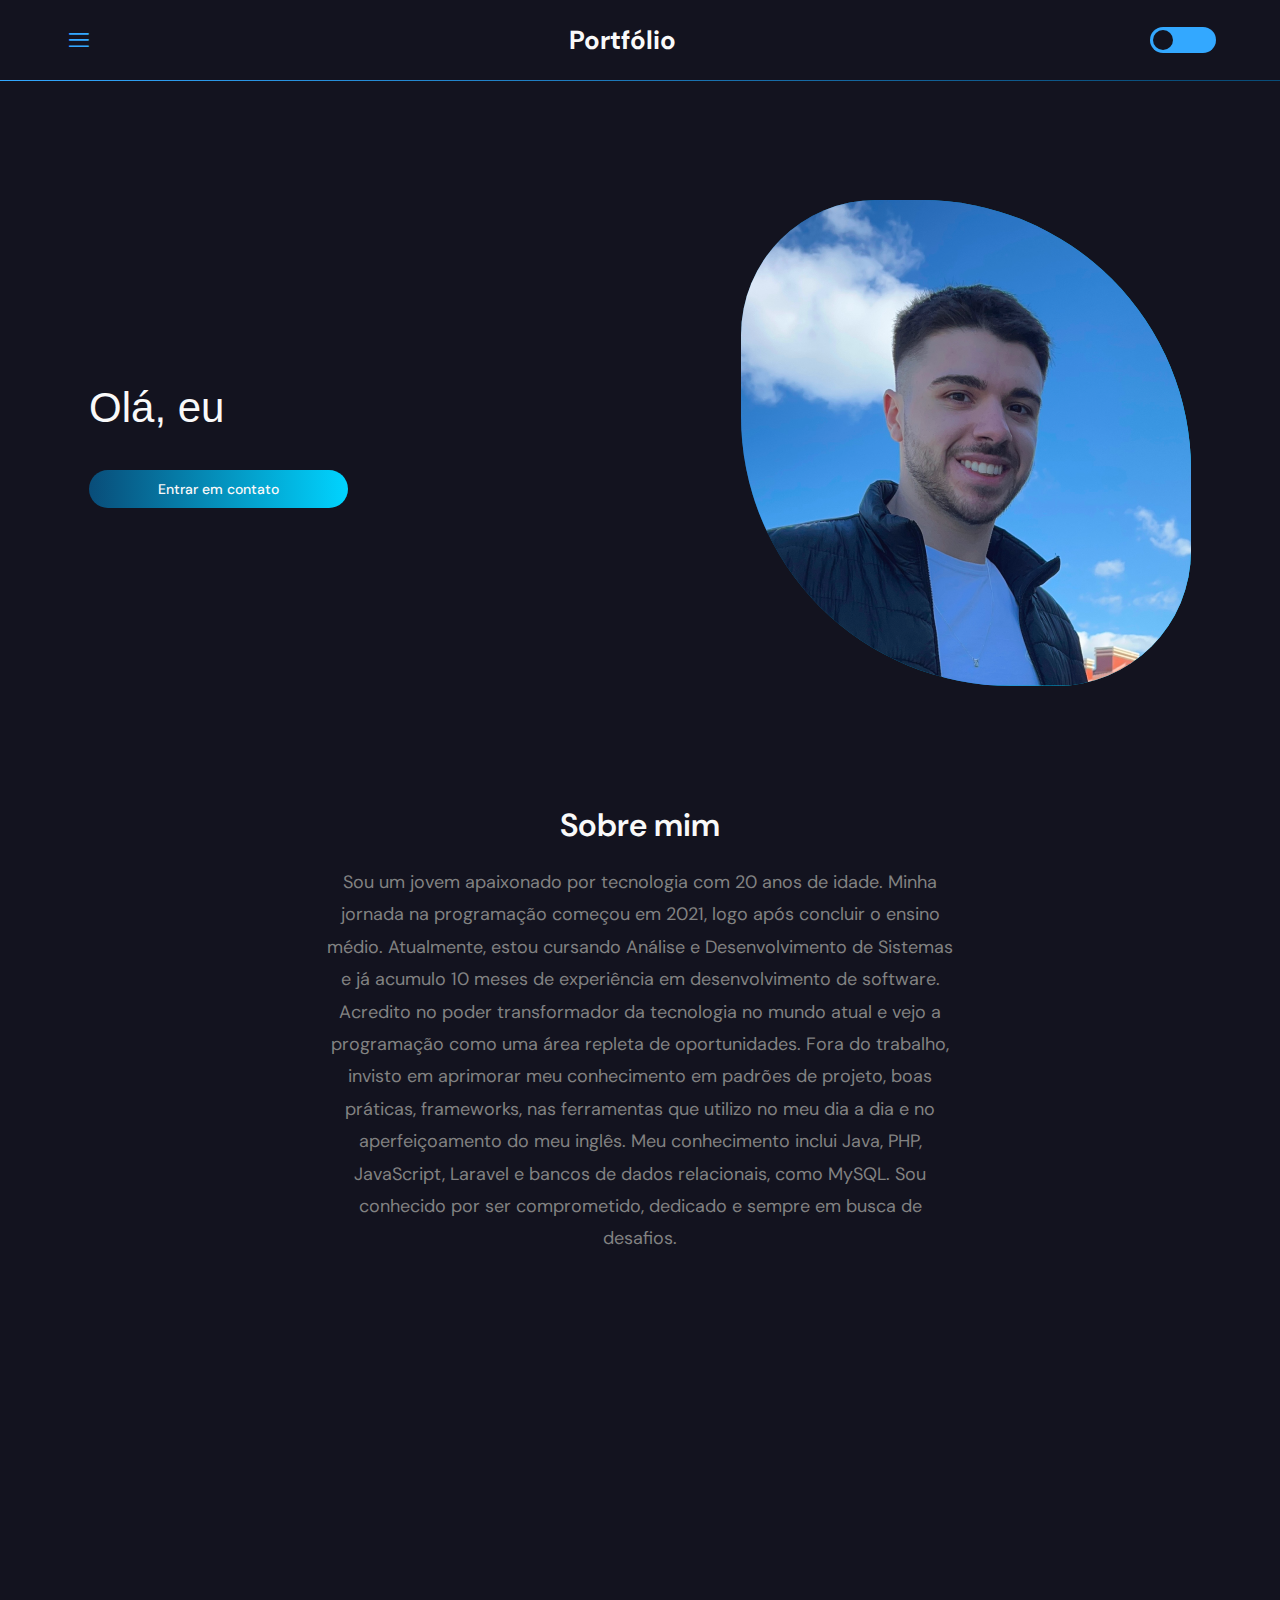
<file: index.html>
<!DOCTYPE html>
<html lang="pt-BR">

<head>
  <meta charset="UTF-8">
  <meta name="viewport" content="width=device-width, initial-scale=1.0">
  <title>Portfólio | Alan Capellão</title>

  <link rel="shortcut icon" href="./icons/favicon.ico" type="image/x-icon">
  <link rel="stylesheet" href="./icons/font/flaticon_app-3.css">
  <link rel="stylesheet" href="./styles/style.css">

  <script src="https://code.jquery.com/jquery-3.6.0.min.js"></script>
  <script src="./scripts/script.js" type="module"></script>
</head>

<body>

  <header>
    <div class="container">
      <div class="menu">
        <i class="ri-menu-line icon-menu"></i>
        <i class="ri-close-line icon-fechar hidden"></i>
      </div>
      <a href="#sobre">
        <h2>Portfólio</h2>
      </a>
      <div class="toggle">
        <input type="checkbox" name="checkbox" id="checkbox">
        <label for="checkbox" class="label">
          <div class="box"></div>
        </label>
      </div>
    </div>
  </header>

  <section id="sobre" class="js-section">
    <div class="container">
      <div class="banner">
        <div class="intro">
          <div class="title">
            <h1></h1>
            <span></span>
            <p></p>
          </div>
          <div class="actions">
            <a href="#contacts">Entrar em contato</a>
          </div>
        </div>
        <div class="profile">
          <a href="https://github.com/alancapellao" target="_blank">
            <img src="./images/avatar.png" alt="avatar">
          </a>
        </div>
      </div>
      <div class="about">
        <h2>Sobre mim</h2>
        <p>
          Sou um jovem apaixonado por tecnologia com 20 anos de idade. Minha jornada na programação começou
          em 2021, logo após concluir o ensino médio. Atualmente, estou cursando Análise e Desenvolvimento de Sistemas e
          já acumulo 10 meses de experiência em desenvolvimento de software.
          Acredito no poder transformador da tecnologia no mundo atual e vejo a programação como uma área repleta de
          oportunidades. Fora do trabalho, invisto em aprimorar meu conhecimento em padrões de projeto, boas práticas,
          frameworks, nas ferramentas que utilizo no meu dia a dia e no aperfeiçoamento do meu inglês. Meu conhecimento
          inclui Java, PHP, JavaScript, Laravel e bancos
          de dados relacionais, como MySQL. Sou conhecido por ser comprometido, dedicado e sempre em busca de desafios.
        </p>
      </div>
    </div>
  </section>

  <section id="skills" class="js-section">
    <div class="skills">
      <div class="container">
        <h2>Tecnologias</h2>
        <div class="cards"></div>
      </div>
    </div>
  </section>

  <section id="projects" class="js-section">
    <div class="container">
      <h2>Projetos</h2>
      <div class="highlights">
        <h3>Destaques</h3>
        <div class="cards-projects"></div>
      </div>
      <div class="allprojects">
        <h3>Todos os projetos</h3>
        <div class="cards-projects"></div>
      </div>
    </div>
  </section>

  <section id="contacts" class="js-section">
    <div class="contacts">
      <div class="container">
        <h2>Contato</h2>
        <div class="icons">

          <a href="mailto:alancapellao.contato@gmail.com" class="icon">
            <i class="icon-email"></i>
            <p>E-mail</p>
            <p>alancapellao.contato@gmail.com</p>
          </a>

          <a href="https://api.whatsapp.com/send?phone=5551997974488" class="icon">
            <i class="icon-telefone"></i>
            <p>Telefone</p>
            <p>(51) 99797-4488</p>
          </a>

          <a href="https://www.linkedin.com/in/alancapellao/" class="icon">
            <i class="icon-linkedin"></i>
            <p>Linkedin</p>
            <p>@alancapellao</p>
          </a>

          <a href="https://github.com/alancapellao" class="icon">
            <i class="icon-github"></i>
            <p>GitHub</p>
            <p>@alancapellao</p>
          </a>

        </div>
      </div>
    </div>
  </section>

  <div class="menuOpen hidden">
    <h2>O que deseja ver?</h2>
    <nav>
      <a href="#sobre">Sobre</a>
      <a href="#skills">Tecnologias</a>
      <a href="#projects">Projetos</a>
      <a href="#contacts">Contato</a>
    </nav>
  </div>

</body>

<script src="./assets/data/dataProjects.js"></script>
<script src="./assets/data/skills.js"></script>
<script src="./scripts/renderData.js"></script>

</html>
</file>
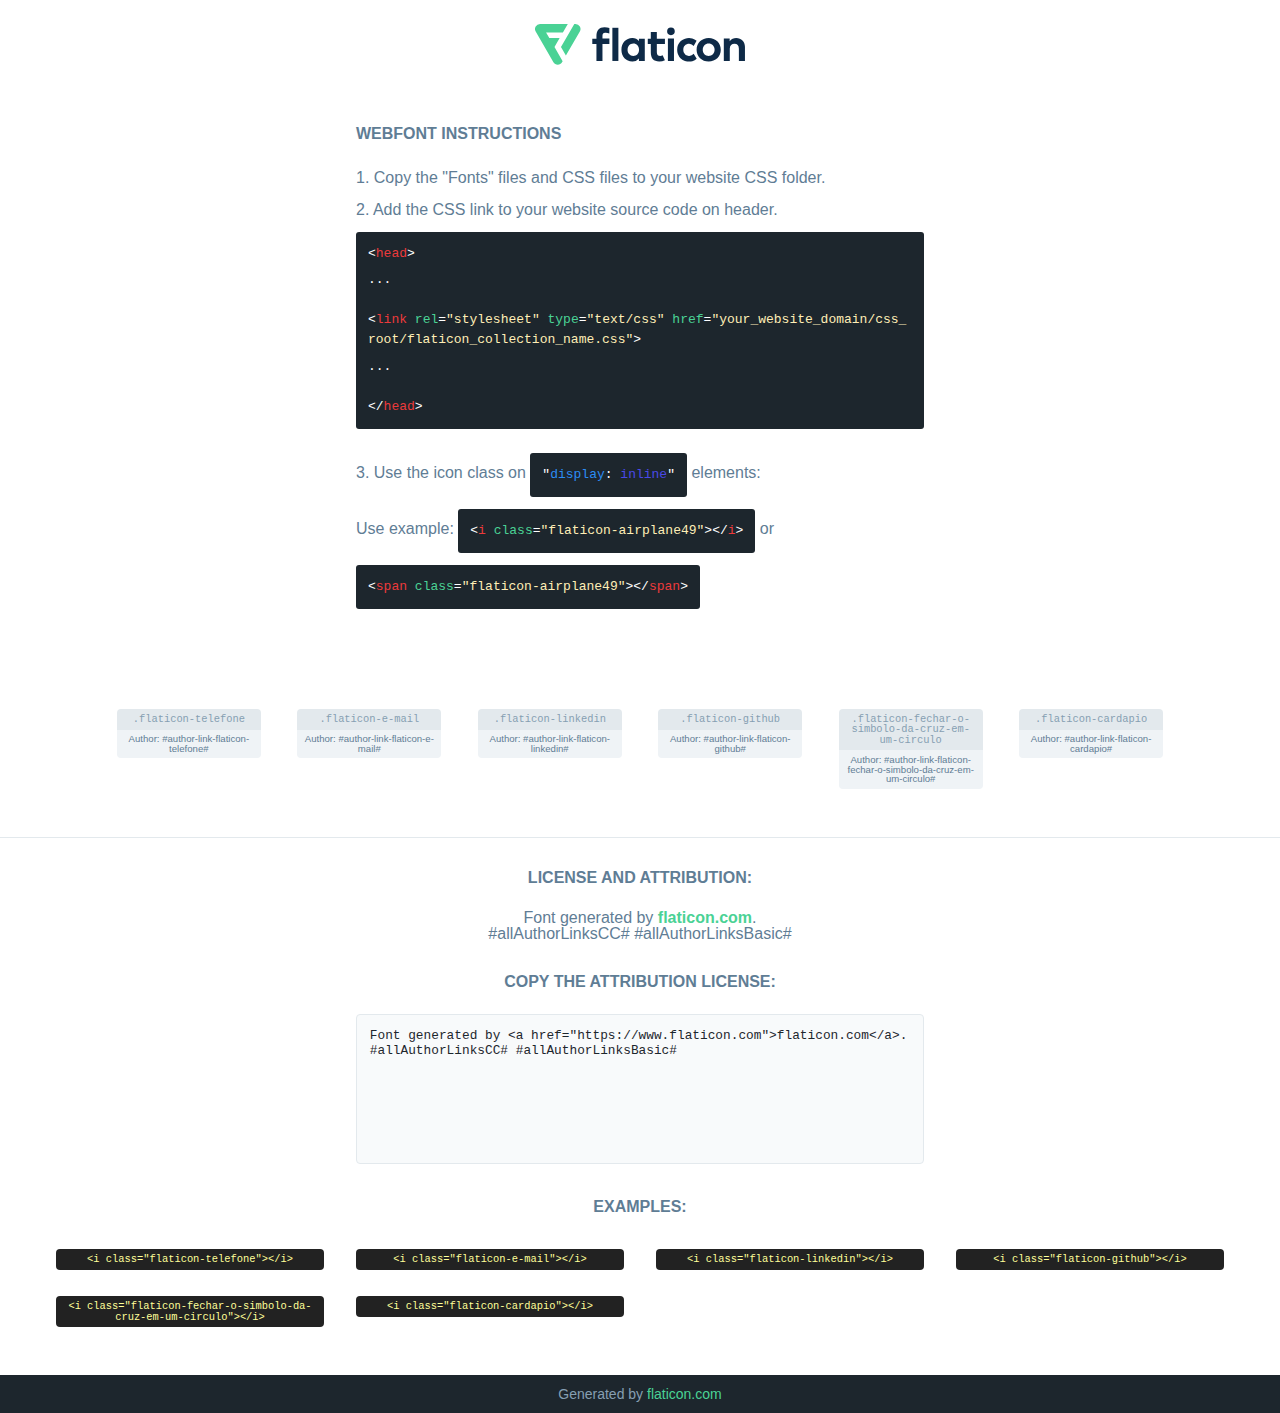
<file: icons/font/flaticon_app-3.html>
<!DOCTYPE html>
<html lang="en">
<head>
    <title>Flaticon Webfont</title>
    <link rel="stylesheet" type="text/css" href="flaticon_app-3.css"/>
    <meta charset="UTF-8">
    <style>
        html, body, div, span, applet, object, iframe,
        h1, h2, h3, h4, h5, h6, p, blockquote, pre,
        a, abbr, acronym, address, big, cite, code,
        del, dfn, em, img, ins, kbd, q, s, samp,
        small, strike, strong, sub, sup, tt, var,
        b, u, i, center,
        dl, dt, dd, ol, ul, li,
        fieldset, form, label, legend,
        table, caption, tbody, tfoot, thead, tr, th, td,
        article, aside, canvas, details, embed,
        figure, figcaption, footer, header, hgroup,
        menu, nav, output, ruby, section, summary,
        time, mark, audio, video {
            margin: 0;
            padding: 0;
            border: 0;
            font-size: 100%;
            font: inherit;
            vertical-align: baseline;
        }

        /* HTML5 display-role reset for older browsers */
        article, aside, details, figcaption, figure,
        footer, header, hgroup, menu, nav, section {
            display: block;
        }

        body {
            line-height: 1;
        }

        ol, ul {
            list-style: none;
        }

        blockquote, q {
            quotes: none;
        }

        blockquote:before, blockquote:after,
        q:before, q:after {
            content: '';
            content: none;
        }

        table {
            border-collapse: collapse;
            border-spacing: 0;
        }

        body {
            font-family: Helvetica, Arial, sans-serif;
            font-size: 16px;
            color: #5f7d95;
        }

        a {
            color: #4AD295;
            font-weight: bold;
            text-decoration: none;
        }

        * {
            -moz-box-sizing: border-box;
            -webkit-box-sizing: border-box;
            box-sizing: border-box;
            margin: 0;
            padding: 0;
        }

        [class^="flaticon-"]:before, [class*=" flaticon-"]:before, [class^="flaticon-"]:after, [class*=" flaticon-"]:after {
            font-family: Flaticon;
            font-size: 30px;
            font-style: normal;
            margin-left: 20px;
            color: #333;
        }

        .wrapper {
            max-width: 600px;
            margin: auto;
            padding: 0 1em;
        }

        .title {
            margin-bottom: 24px;
            text-transform: uppercase;
            font-weight: bold;
        }

        header {
            text-align: center;
            padding: 24px;
        }

        header .logo {
            width: 210px;
            height: auto;
            border: none;
            display: inline-block;
        }

        header strong {
            font-size: 28px;
            font-weight: 500;
            vertical-align: middle;
        }

        .demo {
            margin: 2em auto;
            line-height: 1.25em;
        }

        .demo ul li {
            margin-bottom: 12px;
        }

        .demo ul li code {
            background-color: #1D262D;
            border-radius: 3px;
            padding: 12px;
            display: inline-block;
            color: #fff;
            font-family: Consolas, Monaco, Lucida Console, Liberation Mono, DejaVu Sans Mono, Bitstream Vera Sans Mono, Courier New, monospace;
            font-weight: lighter;
            margin-top: 12px;
            font-size: 13px;
            word-break: break-all;
        }

        .demo ul li code .red {
            color: #EC3A3B;
        }

        .demo ul li code .green {
            color: #4AD295;
        }

        .demo ul li code .yellow {
            color: #FFEEB6;
        }

        .demo ul li code .blue {
            color: #2C8CF4;
        }

        .demo ul li code .purple {
            color: #4949E7;
        }

        .demo ul li code .dots {
            margin-top: 0.5em;
            display: block;
        }

        #glyphs {
            border-bottom: 1px solid #E3E9ED;
            padding: 2em 0;
            text-align: center;
        }

        .glyph {
            display: inline-block;
            width: 9em;
            margin: 1em;
            text-align: center;
            vertical-align: top;
            background: #FFF;
        }

        .glyph .flaticon {
            padding: 10px;
            display: block;
            font-family: "Flaticon";
            font-size: 64px;
            line-height: 1;
        }

        .glyph .flaticon:before {
            font-size: 64px;
            color: #5f7d95;
            margin-left: 0;
        }

        .class-name {
            font-size: 0.65em;
            background-color: #E3E9ED;
            color: #869FB2;
            border-radius: 4px 4px 0 0;
            padding: 0.5em;
            font-family: Consolas, Monaco, Lucida Console, Liberation Mono, DejaVu Sans Mono, Bitstream Vera Sans Mono, Courier New, monospace;
        }

        .author-name {
            font-size: 0.6em;
            background-color: #EFF3F6;
            border-top: 0;
            border-radius: 0 0 4px 4px;
            padding: 0.5em;
        }

        .author-name a {
            color: #1D262D;
        }

        .class-name:last-child {
            font-size: 10px;
            color: #888;
        }

        .class-name:last-child a {
            font-size: 10px;
            color: #555;
        }

        .glyph > input {
            display: block;
            width: 100px;
            margin: 5px auto;
            text-align: center;
            font-size: 12px;
            cursor: text;
        }

        .glyph > input.icon-input {
            font-family: "Flaticon";
            font-size: 16px;
            margin-bottom: 10px;
        }

        .attribution .title {
            margin-top: 2em;
        }

        .attribution textarea {
            background-color: #F8FAFB;
            color: #1D262D;
            padding: 1em;
            border: none;
            box-shadow: none;
            border: 1px solid #E3E9ED;
            border-radius: 4px;
            resize: none;
            width: 100%;
            height: 150px;
            font-size: 0.8em;
            font-family: Consolas, Monaco, Lucida Console, Liberation Mono, DejaVu Sans Mono, Bitstream Vera Sans Mono, Courier New, monospace;
            -webkit-appearance: none;
        }

        .attribution textarea:hover {
            border-color: #CFD9E0;
        }

        .attribution textarea:focus {
            border-color: #4AD295;
        }

        .iconsuse {
            margin: 2em auto;
            text-align: center;
            max-width: 1200px;
        }

        .iconsuse:after {
            content: '';
            display: table;
            clear: both;
        }

        .iconsuse .image {
            float: left;
            width: 25%;
            padding: 0 1em;
        }

        .iconsuse .image p {
            margin-bottom: 1em;
        }

        .iconsuse .image span {
            display: block;
            font-size: 0.65em;
            background-color: #222;
            color: #fff;
            border-radius: 4px;
            padding: 0.5em;
            color: #FFFF99;
            margin-top: 1em;
            font-family: Consolas, Monaco, Lucida Console, Liberation Mono, DejaVu Sans Mono, Bitstream Vera Sans Mono, Courier New, monospace;
        }

        .flaticon:before {
            color: #5f7d95;
        }

        #footer {
            text-align: center;
            background-color: #1D262D;
            color: #869FB2;
            padding: 12px;
            font-size: 14px;
        }

        #footer a {
            font-weight: normal;
        }

        @media (max-width: 960px) {
            .iconsuse .image {
                width: 50%;
            }
        }

        .preview {
            width: 100px;
            display: inline-block;
            margin: 10px;
        }

        .preview .inner {
            display: inline-block;
            width: 100%;
            text-align: center;
            background: #f5f5f5;
            -webkit-border-radius: 3px 3px 0 0;
            -moz-border-radius: 3px 3px 0 0;
            border-radius: 3px 3px 0 0;
        }

        .preview .inner  {
            line-height: 85px;
            font-size: 40px;
            color: #333;
        }

        .label {
            display: inline-block;
            width: 100%;
            box-sizing: border-box;
            padding: 5px;
            font-size: 10px;
            font-family: Monaco, monospace;
            color: #666;
            white-space: nowrap;
            overflow: hidden;
            text-overflow: ellipsis;
            background: #ddd;
            -webkit-border-radius: 0 0 3px 3px;
            -moz-border-radius: 0 0 3px 3px;
            border-radius: 0 0 3px 3px;
            color: #666;
        }
    </style>
</head>
<body>
    <header>
        <a href="https://www.flaticon.com/" target="_blank" class="logo">
            <svg xmlns="http://www.w3.org/2000/svg" viewBox="0 0 394.3 76.5">
                <path d="M156.6,69.4H145.3V7.1h11.3Z" style="fill:#0e2a47"/>
                <path d="M206.2,69.4h-11V64.8a15.4,15.4,0,0,1-12.6,5.7c-11.6,0-20.3-9.5-20.3-22.1s8.8-22.1,20.3-22.1a15.4,15.4,0,0,1,12.6,5.8V27.5h11Zm-32.4-21c0,6.4,4.2,11.6,10.8,11.6s10.8-4.9,10.8-11.6-4.4-11.6-10.8-11.6S173.9,42,173.9,48.4Z"
                      style="fill:#0e2a47"/>
                <path d="M262.5,13.7a7.2,7.2,0,0,1-14.4,0,7.2,7.2,0,1,1,14.4,0ZM261,69.4H249.6v-42H261Z"
                      style="fill:#0e2a47"/>
                <path id="_Trazado_" data-name="&lt;Trazado&gt;"
                      d="M139.6,17.8a16.6,16.6,0,0,0-8-1.4c-3.2.4-4.9,2-4.9,5.9v5.1h13V37.5h-13v32H115.4v-32h-7.8v-10h7.8V22.2c0-9.9,5.2-16.3,15-16.3a23.4,23.4,0,0,1,9.3,1.8Z"
                      style="fill:#0e2a47"/>
                <path d="M235.1,60c-3.5,0-6.3-1.9-6.3-7.1V37.5H244v-10H228.8V15H217.5V27.5h-5.7v10h5.7V53.7c0,10.9,5.3,16.8,15.7,16.8A22.9,22.9,0,0,0,244,68l-4.3-9.1A12.3,12.3,0,0,1,235.1,60Z"
                      style="fill:#0e2a47"/>
                <path d="M348.9,48.4c0,12.6-9.7,22.1-22.7,22.1s-22.7-9.4-22.7-22.1,9.6-22.1,22.7-22.1S348.9,35.8,348.9,48.4Zm-33.9,0c0,6.8,4.8,11.6,11.1,11.6s11.2-4.8,11.2-11.6-4.8-11.6-11.2-11.6S315.1,41.6,315.1,48.4Z"
                      style="fill:#0e2a47"/>
                <path d="M394.3,42.7V69.4H382.9V46.3c0-6.1-3-9.4-8.2-9.4s-8.9,3.2-8.9,9.5v23H354.6v-42h11v4.9c3-4.5,7.6-6.1,12.3-6.1C387.5,26.3,394.3,33,394.3,42.7Z"
                      style="fill:#0e2a47"/>
                <path d="M298,55.7h0a12.4,12.4,0,0,1-8.2,4.2h-.9l-1.8-.2a10,10,0,0,1-7.4-5.6,13.2,13.2,0,0,1-1.2-5.8,13,13,0,0,1,1.3-5.9,10.1,10.1,0,0,1,7.5-5.5h2.4a11.7,11.7,0,0,1,8.3,4.2l5.5-9.6a19.9,19.9,0,0,0-8.1-4.3,23.4,23.4,0,0,0-6.1-.8,25.2,25.2,0,0,0-7.5,1.1,20.9,20.9,0,0,0-8,4.6,21.9,21.9,0,0,0-6.8,16.4,21.9,21.9,0,0,0,6.7,16.3,20.9,20.9,0,0,0,8,4.6,25.2,25.2,0,0,0,7.7,1.2,23.6,23.6,0,0,0,6.2-.8,20,20,0,0,0,8.1-4.4Z"
                      style="fill:#0e2a47"/>
                <path d="M46.3,26.5H26.9L20.8,16H52.4L61.6,0H9.4A9.3,9.3,0,0,0,1.3,4.7a9.3,9.3,0,0,0,0,9.4L34.6,71.8a9.4,9.4,0,0,0,16.2,0l1.1-1.9L36.6,43.3Z"
                      style="fill:#4ad295"/>
                <path d="M84.2,4.7A9.3,9.3,0,0,0,76.1,0H73.8l-25,43.3,9.2,16L84.2,14A9.3,9.3,0,0,0,84.2,4.7Z"
                      style="fill:#4ad295"/>
            </svg>
        </a>
    </header>
    <section class="demo wrapper">

        <p class="title">Webfont Instructions</p>

        <ul>
            <li>
                <span class="num">1. </span>Copy the "Fonts" files and CSS files to your website CSS folder.
            </li>
            <li>
                <span class="num">2. </span>Add the CSS link to your website source code on header.
                <code class="big">
                    &lt;<span class="red">head</span>&gt;
                    <br/><span class="dots">...</span>
                    <br/>&lt;<span class="red">link</span> <span class="green">rel</span>=<span
                        class="yellow">"stylesheet"</span> <span class="green">type</span>=<span
                        class="yellow">"text/css"</span> <span class="green">href</span>=<span class="yellow">"your_website_domain/css_root/flaticon_collection_name.css"</span>&gt;
                    <br/><span class="dots">...</span>
                    <br/>&lt;/<span class="red">head</span>&gt;
                </code>
            </li>

            <li>
                <p>
                    <span class="num">3. </span>Use the icon class on <code>"<span class="blue">display</span>:<span
                        class="purple"> inline</span>"</code> elements:
                    <br/>
                    Use example: <code>&lt;<span class="red">i</span> <span class="green">class</span>=<span class="yellow">&quot;flaticon-airplane49&quot;</span>&gt;&lt;/<span
                        class="red">i</span>&gt;</code> or <code>&lt;<span class="red">span</span> <span
                        class="green">class</span>=<span class="yellow">&quot;flaticon-airplane49&quot;</span>&gt;&lt;/<span
                        class="red">span</span>&gt;</code>
            </li>
        </ul>

    </section>
    <section id="glyphs">
            <div class="glyph">
                <i class="flaticon flaticon-telefone"></i>
                <div class="class-name">.flaticon-telefone</div>
                <div class="author-name">Author: #author-link-flaticon-telefone# </div>
            </div>

            <div class="glyph">
                <i class="flaticon flaticon-e-mail"></i>
                <div class="class-name">.flaticon-e-mail</div>
                <div class="author-name">Author: #author-link-flaticon-e-mail# </div>
            </div>

            <div class="glyph">
                <i class="flaticon flaticon-linkedin"></i>
                <div class="class-name">.flaticon-linkedin</div>
                <div class="author-name">Author: #author-link-flaticon-linkedin# </div>
            </div>

            <div class="glyph">
                <i class="flaticon flaticon-github"></i>
                <div class="class-name">.flaticon-github</div>
                <div class="author-name">Author: #author-link-flaticon-github# </div>
            </div>

            <div class="glyph">
                <i class="flaticon flaticon-fechar-o-simbolo-da-cruz-em-um-circulo"></i>
                <div class="class-name">.flaticon-fechar-o-simbolo-da-cruz-em-um-circulo</div>
                <div class="author-name">Author: #author-link-flaticon-fechar-o-simbolo-da-cruz-em-um-circulo# </div>
            </div>

            <div class="glyph">
                <i class="flaticon flaticon-cardapio"></i>
                <div class="class-name">.flaticon-cardapio</div>
                <div class="author-name">Author: #author-link-flaticon-cardapio# </div>
            </div>

    </section>

    <section class="attribution wrapper"   style="text-align:center;">

        <div class="title">License and attribution:</div><div class="attrDiv">Font generated by <a href="https://www.flaticon.com">flaticon.com</a>. <div>#allAuthorLinksCC# #allAuthorLinksBasic# </div>
        </div>
        <div class="title">Copy the Attribution License:</div>

        <textarea onclick="this.focus();this.select();">Font generated by &lt;a href=&quot;https://www.flaticon.com&quot;&gt;flaticon.com&lt;/a&gt;. #allAuthorLinksCC# #allAuthorLinksBasic#
        </textarea>

    </section>

    <section class="iconsuse">

        <div class="title">Examples:</div>
            <div class="image">
                <p>
                    <i class="flaticon flaticon-telefone"></i>
                    <span>&lt;i class=&quot;flaticon-telefone&quot;&gt;&lt;/i&gt;</span>
                </p>
            </div>
            <div class="image">
                <p>
                    <i class="flaticon flaticon-e-mail"></i>
                    <span>&lt;i class=&quot;flaticon-e-mail&quot;&gt;&lt;/i&gt;</span>
                </p>
            </div>
            <div class="image">
                <p>
                    <i class="flaticon flaticon-linkedin"></i>
                    <span>&lt;i class=&quot;flaticon-linkedin&quot;&gt;&lt;/i&gt;</span>
                </p>
            </div>
            <div class="image">
                <p>
                    <i class="flaticon flaticon-github"></i>
                    <span>&lt;i class=&quot;flaticon-github&quot;&gt;&lt;/i&gt;</span>
                </p>
            </div>
            <div class="image">
                <p>
                    <i class="flaticon flaticon-fechar-o-simbolo-da-cruz-em-um-circulo"></i>
                    <span>&lt;i class=&quot;flaticon-fechar-o-simbolo-da-cruz-em-um-circulo&quot;&gt;&lt;/i&gt;</span>
                </p>
            </div>
            <div class="image">
                <p>
                    <i class="flaticon flaticon-cardapio"></i>
                    <span>&lt;i class=&quot;flaticon-cardapio&quot;&gt;&lt;/i&gt;</span>
                </p>
            </div>
        </div>

    </section>

    <div id="footer">
        <div>Generated by <a href="https://www.flaticon.com">flaticon.com</a>
        </div>
    </div>

</body>
</html>
</file>
<file: icons/font/flaticon_app-3.css>
@font-face {
    font-family: "flaticon_app-3";
    src: url("./flaticon_app-3.ttf?522da041861b49d5f53865e875a40854") format("truetype"),
        url("./flaticon_app-3.woff?522da041861b49d5f53865e875a40854") format("woff"),
        url("./flaticon_app-3.woff2?522da041861b49d5f53865e875a40854") format("woff2"),
        url("./flaticon_app-3.eot?522da041861b49d5f53865e875a40854#iefix") format("embedded-opentype"),
        url("./flaticon_app-3.svg?522da041861b49d5f53865e875a40854#flaticon_app-3") format("svg");
}

i[class^="icon-"]:before,
i[class*=" icon-"]:before {
    font-family: flaticon_app-3 !important;
    font-style: normal;
    font-weight: normal !important;
    font-variant: normal;
    text-transform: none;
    line-height: 1;
    -webkit-font-smoothing: antialiased;
    -moz-osx-font-smoothing: grayscale;
}

.icon-telefone:before {
    content: "\f101";
}

.icon-email:before {
    content: "\f102";
}

.icon-linkedin:before {
    content: "\f103";
}

.icon-github:before {
    content: "\f104";
}

.icon-fechar:before {
    content: "\f105";
}

.icon-menu:before {
    content: "\f106";
}
</file>
<file: styles/style.css>
@import url("https://fonts.googleapis.com/css2?family=DM+Sans:wght@400;500;700&amp;family=Poppins:wght@500;600&amp;display=swap");

html,
body,
div,
span,
applet,
object,
iframe,
h1,
h2,
h3,
h4,
h5,
h6,
p,
blockquote,
pre,
a,
abbr,
acronym,
address,
big,
cite,
code,
del,
dfn,
em,
img,
ins,
kbd,
q,
s,
samp,
small,
strike,
strong,
sub,
sup,
tt,
var,
b,
u,
i,
center,
dl,
dt,
dd,
ol,
ul,
li,
fieldset,
form,
label,
legend,
table,
caption,
tbody,
tfoot,
thead,
tr,
th,
td,
article,
aside,
canvas,
details,
embed,
figure,
figcaption,
footer,
header,
menuOpen hgroup,
menu,
nav,
output,
ruby,
section,
summary,
time,
mark,
audio,
video {
    margin: 0;
    padding: 0;
    border: 0;
    font-size: 100%;
    font: inherit;
    vertical-align: baseline;
}

article,
aside,
details,
figcaption,
figure,
footer,
header,
hgroup,
menu,
nav,
section {
    display: block;
}

body {
    line-height: 1;
}

ol,
ul {
    list-style: none;
}

blockquote,
q {
    quotes: none;
}

blockquote:before,
blockquote:after,
q:before,
q:after {
    content: '';
    content: none;
}

table {
    border-collapse: collapse;
    border-spacing: 0;
}

button {
    background: none;
    color: inherit;
    border: none;
    padding: 0;
    font: inherit;
    cursor: pointer;
    outline: inherit;
}

a {
    text-decoration: none;
    border: none;
    color: currentColor;
}

@keyframes fade {
    from {
        opacity: 0;
    }

    to {
        opacity: 1;
        visibility: visible;
    }
}

@keyframes showDown {
    from {
        opacity: 0;
        transform: translateY(-200%);
    }

    to {
        opacity: 1;
        transform: translateY(0);
    }
}

@keyframes backgroundScale {
    to {
        background-color: #33A8FF;
        transform: scale(1.1);
    }
}

@keyframes scaleDelayed {
    0% {
        transform: scale(1);
    }

    50% {
        transform: scale(1.1);
    }

    100% {
        transform: scale(1);
    }
}

:root {
    font-size: 62.5%;
    scroll-behavior: smooth;
}

@media (max-width: 480px) {
    :root {
        font-size: 55%;
    }
}

@media (max-width: 860px) {
    :root {
        font-size: 57%;
    }
}

@media (max-width: 992px) {
    :root {
        font-size: 59%;
    }
}

@media (max-width: 1200px) {
    :root {
        font-size: 61%;
    }
}

:root body {
    font-size: 1.6rem;
}

.hidden {
    display: none !important;
}

.container {
    margin-right: auto;
    margin-left: auto;
    width: 90%;
}

::-webkit-scrollbar {
    width: 1.4rem;
}

::-webkit-scrollbar-track {
    background: #13131F;
}

::-webkit-scrollbar-thumb {
    background: #33A8FF;
}

body {
    background-color: #13131F;
}

header {
    position: sticky;
    top: 0;
    z-index: 100;
    background-color: #13131F;
}

header.open {
    background-color: rgba(0, 0, 0, 0.9);
    backdrop-filter: blur(10px);
}

header .container {
    display: flex;
    justify-content: space-between;
    align-items: center;
    padding: 2.5rem 0;
    flex-wrap: wrap;
}

header .container .menu i {
    display: flex;
    font-size: 2rem;
    color: #33A8FF;
    cursor: pointer;
    padding: .5rem;
    border-radius: 50%;
}

header .container .menu i:hover {
    opacity: .8;
    transform: scale(1.1);
}

header .container h2 {
    font-family: 'DM Sans', sans-serif;
    font-size: 2.6rem;
    font-weight: bold;
    color: #F9F9F9;
}

header .container .toggle {
    display: flex;
}

header .container .toggle input {
    opacity: 0;
    position: absolute;
}

header .container .toggle input:checked+.label .box {
    transform: translateX(4rem);
}

@media (max-width: 480px) {
    header .container .toggle input:checked+.label .box {
        transform: translateX(2.5rem);
    }
}

header .container .toggle input:checked+.label {
    background-color: #F9F9F9;
}

header .container .toggle .label {
    display: flex;
    background: #33A8FF;
    width: 6rem;
    border-radius: 2rem;
    padding: .3rem;
    cursor: pointer;
    transition: background-color .5s;
}

@media (max-width: 480px) {
    header .container .toggle .label {
        width: 4rem;
    }
}

header .container .toggle .label .box {
    background-color: #13131F;
    height: 2rem;
    width: 2rem;
    border-radius: 50%;
    transition: .5s;
}

@media (max-width: 480px) {
    header .container .toggle .label .box {
        height: 1.5rem;
        width: 1.5rem;
    }
}

header::after {
    content: '';
    display: block;
    position: absolute;
    width: 100%;
    height: .1rem;
    background-image: linear-gradient(90deg, #33A8FF 0%, #094d79 92.32%);
}

section#sobre {
    padding-bottom: 11.25rem;
}

@media (max-width: 480px) {
    section#sobre {
        padding-bottom: 5rem;
    }
}

section#sobre .container {
    display: flex;
    flex-direction: column;
}

section#sobre .banner {
    display: flex;
    justify-content: space-between;
    align-items: center;
    padding: 12rem 2.5rem;
}

@media (max-width: 480px) {
    section#sobre .banner {
        flex-wrap: wrap-reverse;
        justify-content: center;
        padding-top: 5rem;
        text-align: center;
    }
}

@media (max-width: 480px) {
    section#sobre .banner .profile {
        text-align: center;
    }
}

section#sobre .banner .profile img {
    cursor: pointer;
    transition: .2s;
    max-width: 100%;
    animation: scaleDelayed 1s 6.5s;
    background-image: linear-gradient(90deg, rgba(9, 77, 121, 1) .2%, rgba(0, 212, 255, 1) 100%);
    border-radius: 15vh 30vh 15vh 30vh;
}

section#sobre .banner .profile img:hover {
    transform: scale(1.1);
}

@media (max-width: 860px) {
    section#sobre .banner .profile img {
        width: 30rem;
    }
}

@media (max-width: 660px) {
    section#sobre .banner .profile img {
        width: 19rem;
    }
}

@media (max-width: 480px) {
    section#sobre .banner .profile img {
        width: 60%;
        margin-bottom: 2.5rem;
    }
}

section#sobre .banner .intro {
    display: flex;
    flex-direction: column;
    gap: 2.5rem;
}

section#sobre .banner .intro .title {
    display: flex;
    flex-direction: column;
    gap: .5rem;
}

section#sobre .banner .intro .title h1 {
    font-family: 'Poppins', sans-serif;
    font-size: 4.2rem;
    font-weight: 500;
    color: #F9F9F9;
    line-height: 5.4rem;
}

@media (max-width: 860px) {
    section#sobre .banner .intro .title h1 {
        font-size: clamp(2rem, 5vw, 4rem) !important;
        line-height: 120% !important;
    }
}

@media (max-width: 480px) {
    section#sobre .banner .intro .title h1 {
        font-size: clamp(3.6rem, 10vw, 4.2rem) !important;
        line-height: 120% !important;
    }
}

section#sobre .banner .intro .title span {
    font-family: 'Poppins', sans-serif;
    font-size: 4.2rem;
    font-weight: 500;
    color: #F9F9F9;
    line-height: 5.4rem;
    display: block;
    color: #33A8FF;
}

@media (max-width: 860px) {
    section#sobre .banner .intro .title span {
        font-size: clamp(2rem, 5vw, 4rem) !important;
        line-height: 120% !important;
    }
}

@media (max-width: 480px) {
    section#sobre .banner .intro .title span {
        font-size: clamp(3.6rem, 10vw, 4.2rem) !important;
        line-height: 130% !important;
    }
}

section#sobre .banner .intro .title p {
    font-family: 'DM Sans', sans-serif;
    font-size: 2rem;
    font-weight: 500;
    color: #828282;
}

@media (max-width: 860px) {
    section#sobre .banner .intro .title p {
        font-size: clamp(1.4rem, 2.3vw, 1.8rem) !important;
        line-height: 120% !important;
    }
}

@media (max-width: 480px) {
    section#sobre .banner .intro .title p {
        font-size: clamp(1rem, 8vw, 1.8rem) !important;
        line-height: 150% !important;
    }
}

section#sobre .banner .intro .actions {
    display: flex;
    gap: 2.5rem;
}

@media (max-width: 480px) {
    section#sobre .banner .intro .actions {
        justify-content: center;
        flex-wrap: wrap;
    }
}

section#sobre .banner .intro .actions a {
    font-family: 'DM Sans', sans-serif;
    font-size: 1.4rem;
    font-weight: 500;
    color: #F9F9F9;
    padding: 1.2rem 6.9rem;
    background-image: linear-gradient(90deg, rgba(9, 77, 121, 1) .2%, rgba(0, 212, 255, 1) 100%);
    display: flex;
    align-items: center;
    justify-content: center;
    border-radius: 2rem;
    transition: .3s;
}

section#sobre .banner .intro .actions a:nth-child(2) {
    background-image: none;
    border: 0.1rem solid #33A8FF;
}

section#sobre .banner .intro .actions a:hover {
    background-image: linear-gradient(90deg, rgba(9, 77, 121, 1) 100%, rgba(0, 212, 255, 1) .2%);
    transform: scale(0.95);
}

@media (max-width: 860px) {
    section#sobre .banner .intro .actions a {
        font-size: clamp(1.2rem, 2vw, 1rem) !important;
        padding: 1.2rem 1.5rem !important;
        border-radius: 2rem;
    }
}

@media (max-width: 660px) {
    section#sobre .banner .intro .actions a {
        font-size: clamp(1.1rem, 1.5vw, 1rem) !important;
        padding: 1rem 1rem !important;
    }
}

@media (max-width: 480px) {
    section#sobre .banner .intro .actions a {
        width: 100% !important;
        font-size: 1.6rem !important;
        padding: 1.4rem 2.5rem !important;
    }
}

section#sobre .about {
    display: flex;
    flex-direction: column;
    align-items: center;
    gap: 2.5rem;
}

section#sobre .about h2 {
    font-family: 'DM Sans', sans-serif;
    font-size: 3.2rem;
    color: #F9F9F9;
    font-weight: 600;
}

section#sobre .about p {
    color: #828282;
    font-family: 'DM Sans', sans-serif;
    font-size: 1.8rem;
    text-align: center;
    width: 55%;
    line-height: 180%;
}

@media (max-width: 1200px) {
    section#sobre .about p {
        width: 100%;
    }
}

@media (max-width: 660px) {
    section#sobre .about p {
        font-size: 1.6rem;
    }
}

section#skills {
    margin: 0rem 0 10rem 0;
}

section#skills .skills .container {
    display: flex;
    flex-direction: column;
    align-items: center;
}

section#skills .skills .container h2 {
    font-family: 'DM Sans', sans-serif;
    font-size: 3.2rem;
    color: #F9F9F9;
    font-weight: 600;
    margin-bottom: 10rem;
}

@media (max-width: 480px) {
    section#skills .skills .container h2 {
        margin-bottom: 5rem;
    }
}

section#skills .skills .container .cards {
    display: flex;
    flex-wrap: wrap;
    align-items: center;
    gap: 5rem;
}

@media (max-width: 992px) {
    section#skills .skills .container .cards {
        flex-wrap: wrap;
        justify-content: center;
    }
}

section#skills .skills .container .cards .box {
    position: relative;
    text-align: center;
    background-color: #212121;
    width: 12rem;
    aspect-ratio: 1;
    padding: 0;
    display: flex;
    flex-direction: column;
    justify-content: center;
    align-items: center;
    border-top-left-radius: 2.5rem;
    transition: .2s;
}

section#skills .skills .container .cards .box p {
    font-family: 'DM Sans', sans-serif;
    font-size: 1.6rem;
    font-weight: 500;
    color: #33A8FF;
    margin-bottom: 1.5rem;
    user-select: none;
}

section#skills .skills .container .cards .box img {
    width: 4rem;
}

section#skills .skills .container .cards .box::after {
    content: '';
    display: block;
    position: absolute;
    width: 100%;
    height: .3rem;
    background-image: linear-gradient(90deg, #33A8FF 0%, #094d79 92.32%);
    bottom: -.1rem;
    left: 0;
}

section#skills .skills .container .cards .box:hover {
    transform: scale(1.1);
}

section#contacts {
    margin: 2.5rem 0 10rem 0;
}

section#contacts .contacts {
    margin-top: 7.5rem;
}

section#contacts .contacts .container {
    display: flex;
    flex-direction: column;
    align-items: center;
    margin-bottom: 18rem;
}

section#contacts .contacts .container h2 {
    font-family: 'DM Sans', sans-serif;
    font-size: 3.2rem;
    color: #F9F9F9;
    font-weight: 600;
    margin-bottom: 10rem;
}

section#contacts .contacts .icons {
    display: flex;
    flex-wrap: wrap;
    gap: 7.5rem;
    justify-content: center;
}

section#contacts .contacts .icons .icon {
    display: flex;
    flex-direction: column;
    align-items: center;
    justify-content: center;
    transition: .2s;
    gap: 16px;
    height: 180px;
}

section#contacts .contacts .icons .icon:hover {
    transform: scale(1.2);
}

section#contacts .contacts .icons .icon p {
    font-family: 'DM Sans', sans-serif;
}

section#contacts .contacts .icons .icon p:nth-child(2) {
    font-size: 1.8rem;
    font-weight: bold;
    color: #F9F9F9;
}

section#contacts .contacts .icons .icon p:nth-child(3) {
    font-size: 1.6rem;
    font-weight: 500;
    color: #828282;
}

section#contacts .contacts .icons .icon a p {
    font-family: 'DM Sans', sans-serif;
    font-size: 1.8rem;
    font-weight: bold;
    color: #F9F9F9;
}

section#contacts .contacts .icons .icon i {
    display: flex;
    justify-content: center;
    align-items: center;
    background-color: #212121;
    border-radius: 50%;
    color: #33A8FF;
    height: 60px;
    width: 60px;
    font-size: 26px;
}

section#projects .container {
    display: flex;
    flex-direction: column;
    padding-bottom: 5rem;
}

section#projects .container h2 {
    font-family: 'DM Sans', sans-serif;
    font-size: 3.2rem;
    color: #F9F9F9;
    font-weight: 600;
    text-align: center;
}

section#projects .container h3 {
    font-family: 'Poppins', sans-serif;
    font-weight: 500;
    font-size: 2.6rem;
    color: #F9F9F9;
    position: relative;
    display: inline-block;
    margin-block: 10rem 5rem;
}

section#projects .container h3::after {
    content: '';
    display: block;
    position: absolute;
    width: 75%;
    height: .3rem;
    border-radius: 2rem;
    margin-top: .8rem;
    background-image: linear-gradient(90deg, #33A8FF 0%, #094d79 92.32%);
}

section#projects .container .cards-projects {
    display: flex;
    gap: 4.75rem;
    flex-wrap: wrap;
    align-items: center;
}

section#projects .container .cards-projects .box {
    transition: .3s;
}

section#projects .container .cards-projects .box:hover {
    transform: scale(1.2);
    position: relative;
    z-index: 2;
}

@media (max-width: 480px) {
    section#projects .container .cards-projects .box:hover {
        transform: scale(1.05);
    }
}

section#projects .container .cards-projects .box .cover {
    position: relative;
    display: flex;
    flex-direction: column;
    justify-content: center;
}

section#projects .container .cards-projects .box .cover::after {
    content: '';
    display: block;
    position: absolute;
    width: 100%;
    height: .3rem;
    bottom: .0rem;
    background-image: linear-gradient(90deg, #33A8FF 0%, #094d79 92.32%);
}

section#projects .container .cards-projects .box .cover::before {
    content: '';
    display: block;
    position: absolute;
    width: 100%;
    height: 100%;
    background-color: rgba(0, 0, 0, 0.9);
}

section#projects .container .cards-projects .box .cover .details {
    position: absolute;
    width: 80%;
    top: 55%;
    left: 50%;
    transform: translate(-50%, -50%);
    text-align: center;

}

section#projects .container .cards-projects .box .cover .details p {
    font-family: 'Poppins', sans-serif;
    font-size: 2.8rem;
    font-weight: 500;
    color: #F9F9F9;
    margin-bottom: 1rem
}

section#projects .container .cards-projects .box .description {
    background-color: #212121;
    padding: 1.5rem 0rem 1.2rem 0rem;
    display: none;
    position: absolute;
    width: 100%;
    justify-content: space-evenly;
    border-radius: 0 0 2rem 2rem;
    cursor: pointer;
}

@media (max-width: 860px) {
    section#projects .container .cards-projects .box .description p {
        width: 30%;
    }

    .rep {
        width: 10%;
    }
}

@media screen and (max-width: 768px) {
    .proj {
        width: 27%;
    }

    .rep {
        width: 32%;
    }
}


section#projects .container .cards-projects .box .description p {
    font-family: 'Poppins', sans-serif;
    font-weight: 500;
    font-size: 0.8rem;
    color: #F9F9F9;
}

section#projects .container .cards-projects .box .description a {
    display: inline-block;
    color: #F9F9F9;
    font-family: 'Poppins', sans-serif;
    font-weight: 700;
    font-size: 1rem;
    padding: 0.4rem 2rem;
    border: 0.1rem solid #33A8FF;
    border-radius: 2rem;
    animation: backgroundScale 0.8s .2s forwards;
}

section#projects .container .cards-projects .box:hover .details,
section#projects .container .cards-projects .box:hover .cover::before {
    display: none;
    visibility: hidden;
    animation: fade 1s;
}

section#projects .container .cards-projects .box:hover .description {
    display: flex;
    animation: showDown .5s forwards;
    z-index: -50;
    text-align: center;
}

@media (max-width: 992px) {
    section#projects .container .cards-projects .box {
        width: 40vw;
    }
}

@media (max-width: 768px) {
    section#projects .container .cards-projects .box {
        width: 100%;
    }
}

.js-section {
    opacity: 0;
    transition: .5s;
    transform: translateX(-10rem);
}

.js-section.active {
    transform: translateX(0);
    opacity: 1;
}

.menuOpen {
    position: fixed;
    width: 100%;
    background-color: rgba(0, 0, 0, 0.7);
    backdrop-filter: blur(20px);
    top: 8%;
    height: 100vh;
    animation: appearField 1s;
    font-family: 'Poppins', sans-serif;
    animation: fade 1s;
}

@media (max-width: 1366px) {
    .menuOpen {
        top: 10%;
    }
}

@media (max-width: 1366px) {
    .menuOpen {
        top: 8%;
    }
}

.menuOpen h2 {
    color: #33A8FF;
    font-weight: 600;
    font-size: 3.8rem;
    text-align: center;
    margin-top: 50px;
}

@media (max-width: 660px) {
    .menuOpen h2 {
        font-size: clamp(1.6rem, 6vw, 3rem) !important;
    }
}

.menuOpen nav {
    display: flex;
    flex-direction: column;
    align-items: center;
    padding-top: 8rem;
    gap: 3.75rem;
    height: 100%;
}

@media (max-width: 480px) {
    .menuOpen nav {
        gap: 5.5rem;
    }
}

.menuOpen nav a {
    cursor: pointer;
    text-decoration: none;
    color: #F9F9F9;
    font-size: 3.8rem;
    transition: .3s;
}

.menuOpen nav a:hover {
    color: #33A8FF;
    transform: scale(1.4);
}

@media (max-width: 480px) {
    .menuOpen nav a {
        font-size: 3rem;
    }
}

@media screen and (max-width: 768px) {
    .menuOpen {
        position: fixed;
        width: 100%;
        z-index: 200;
        background-color: rgba(0, 0, 0, 1);
        backdrop-filter: blur(30px);
    }
}

.modal {
    display: flex;
    flex-direction: column;
    width: 75%;
    padding: 2.5rem;
    gap: 2.5rem;
    background-color: #13131F;
    border-radius: 1rem;
    animation: fade 1s;
    position: fixed;
    top: 50%;
    left: 50%;
    z-index: 5;
    transform: translate(-50%, -50%);
}

@media (max-width: 860px) {
    .modal {
        width: 85%;
        height: 80%;
        top: 53%;
    }
}

@media (max-width: 480px) {
    .modal {
        width: 85%;
        height: 80%;
        top: 55%;
    }
}

.modal .top {
    display: flex;
    gap: 3.75rem;
}

@media (max-width: 992px) {
    .modal .top {
        flex-wrap: wrap-reverse;
    }
}

@media (max-width: 860px) {
    .modal .top {
        gap: 0;
    }
}

@media (max-width: 992px) {
    .modal .top .video {
        display: flex;
        justify-content: center;
    }
}

.modal .top .video iframe {
    width: 60rem;
    height: 35rem;
}

@media (max-width: 1200px) {
    .modal .top .video iframe {
        width: 40rem;
    }
}

@media (max-width: 992px) {
    .modal .top .video iframe {
        width: 70rem;
    }
}

@media (max-width: 860px) {
    .modal .top .video iframe {
        width: 53rem;
    }
}

@media (max-width: 660px) {
    .modal .top .video iframe {
        width: 38rem;
        height: 20rem;
        margin-top: 2.5rem;
    }
}

@media (max-width: 480px) {
    .modal .top .video iframe {
        display: none;
    }
}

.modal .top .info {
    display: flex;
    flex-direction: column;
    justify-content: space-around;
}

.modal .top .info .title {
    display: flex;
    justify-content: space-between;
    align-items: center;
}

.modal .top .info .title h2 {
    font-family: 'Poppins', sans-serif;
    font-size: 3.2rem;
    font-weight: 500;
    color: #33A8FF;
}

.modal .top .info .title i {
    cursor: pointer;
    font-size: 2.8rem;
    color: #33A8FF;
}

.modal .top .info p {
    font-family: 'DM Sans', sans-serif;
    font-size: 1.4rem;
    font-weight: 500;
    color: #828282;
    line-height: 140%;
    padding: 1rem 0;
}

.modal .top .info span {
    font-family: 'DM Sans', sans-serif;
    font-size: 1.4rem;
    font-weight: 500;
    color: #33A8FF;
}

.modal .links {
    display: flex;
    gap: 2.5rem;
}

@media (max-width: 480px) {
    .modal .links {
        flex-wrap: wrap;
        gap: 1.25rem;
    }
}

.modal .links a {
    display: inline-block;
    width: fit-content;
    color: #F9F9F9;
    font-family: 'Poppins', sans-serif;
    font-weight: 500;
    font-size: 1.1rem;
    padding: 1rem 1.5rem;
    background-image: linear-gradient(90deg, rgba(9, 77, 121, 1) .2%, rgba(0, 212, 255, 1) 100%);
    border-radius: .5rem;
}

@media (max-width: 480px) {
    .modal .links a {
        width: 100%;
        text-align: center;
    }
}

body.transparent::after {
    content: '';
    width: 100%;
    height: 1000%;
    background-color: rgba(0, 0, 0, 0.65);
    backdrop-filter: blur(3px);
    display: block;
    top: 0;
    left: 0;
    position: absolute;
    z-index: 0;
    animation: fade 1s;
}

body.light-mode {
    background-color: #F9F9F9;
}

body.light-mode header {
    background-color: #13131F;
}

body.light-mode header h2 {
    color: #F9F9F9 !important;
}

body.light-mode .banner h1 {
    color: #13131F !important;
}

body.light-mode .banner span {
    color: #13131F !important;
}

body.light-mode .banner .actions a:nth-child(2) {
    color: #13131F !important;
}

body.light-mode .banner .actions a:nth-child(2):hover {
    color: #F9F9F9 !important;
}

body.light-mode h2,
body.light-mode h3 {
    color: #13131F !important;
}

body.light-mode .contacts p {
    color: #13131F !important;
}

body.light-mode .modal h2 {
    color: #33A8FF !important;
}

body.light-mode .menuOpen h2 {
    color: #F9F9F9 !important;
}
</file>
